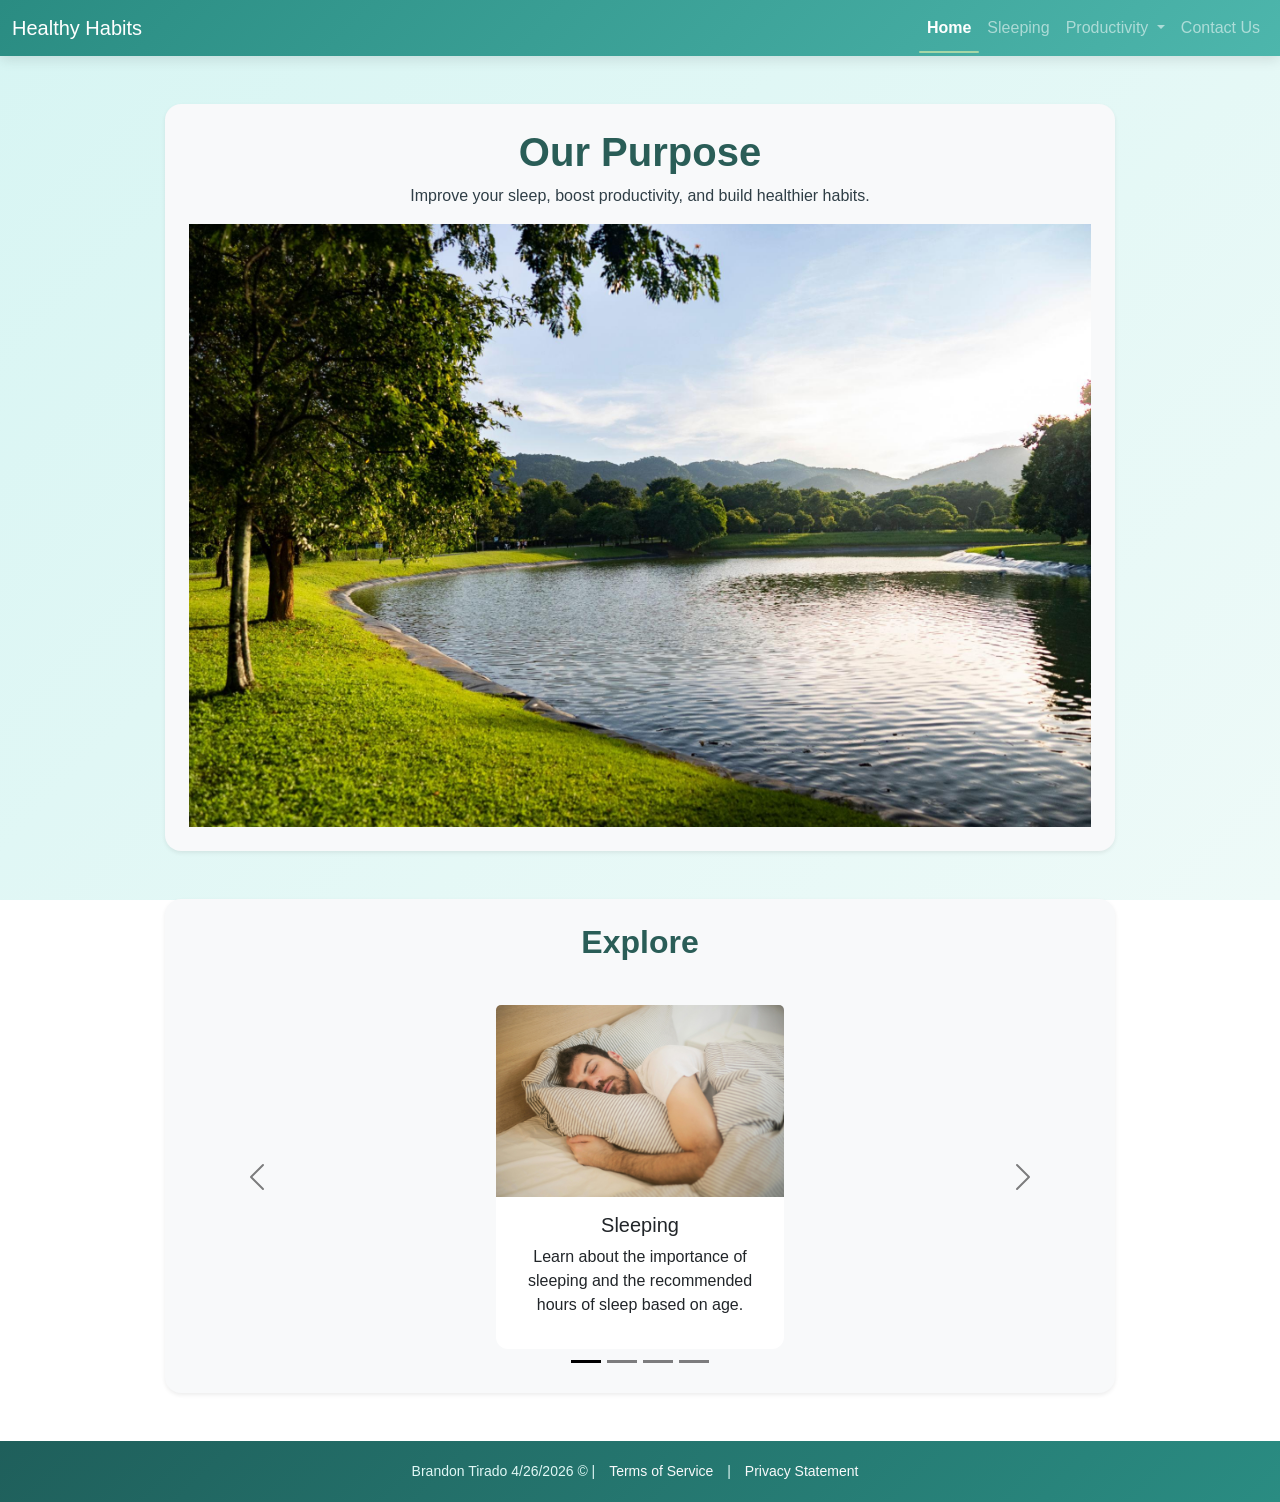
<file: index.html>
<!-- DEVELOPER: Brandon Tirado, IS117-002, Spring 2026 -->
<!doctype html>
<html lang="en">

<head>
    <meta charset="utf-8">
    <meta name="viewport" content="width=device-width, initial-scale=1">

    <!-- Bootstrap CSS -->
    <link href="https://cdn.jsdelivr.net/npm/bootstrap@5.3.8/dist/css/bootstrap.min.css" rel="stylesheet">
    <link rel="stylesheet" href="style.css">
    <title>Healthy Habits</title>
</head>

<body>

    <!-- Navbar -->
    <nav class="navbar navbar-expand-md bg-dark navbar-dark">
        <div class="container-fluid">

            <!-- Brand -->
            <a class="navbar-brand" href="index.html">Healthy Habits</a>

            <!-- Mobile Toggle Button -->
            <button class="navbar-toggler" type="button" data-bs-toggle="collapse" data-bs-target="#collapsibleNavbar">
                <span class="navbar-toggler-icon"></span>
            </button>

            <!-- Navbar Links -->
            <div class="collapse navbar-collapse" id="collapsibleNavbar">
                <ul class="navbar-nav ms-auto"> <!-- ms-auto pushes items right -->

                    <li class="nav-item">
                        <a class="nav-link active" href="index.html">Home</a>
                    </li>

                    <li class="nav-item">
                        <a class="nav-link" href="sleeping.html">Sleeping</a>
                    </li>

                    <!-- Dropdown -->
                    <li class="nav-item dropdown">
                        <a class="nav-link dropdown-toggle" href="productivity.html" id="navbardrop" role="button"
                            data-bs-toggle="dropdown" aria-expanded="false">
                            Productivity
                        </a>
                        <ul class="dropdown-menu">
                            <li><a class="dropdown-item" href="productivity.html">Productivity</a></li>
                            <li><a class="dropdown-item" href="todo.html">To-Do List</a></li>
                        </ul>
                    </li>

                    <li class="nav-item">
                        <a class="nav-link" href="contact.html">Contact Us</a>
                    </li>

                </ul>
            </div>
        </div>
    </nav>

    <!-- Main Content -->
    <main class="py-5">
        <div class="container">

            <!-- Header Section -->
            <div class="row justify-content-center mb-5">
                <div class="col-12 col-lg-10 text-center p-4 shadow-sm rounded-4 bg-light">
                    <h1>Our Purpose</h1>
                    <p class="mb-3">
                        Improve your sleep, boost productivity, and build healthier habits.
                    </p>
                    <img src="Images/TitleImage.jpg" alt="Image of a grasy environment" class="img-fluid">
                </div>
            </div>

            <!-- Carousel Section -->
            <div class="row justify-content-center">
                <div class="col-12 col-lg-10 p-4 shadow-sm rounded-4 bg-light">

                    <h2 class="text-center mb-4">Explore</h2>

                    <div id="cardCarousel" class="carousel slide" data-bs-ride="carousel">

                        <!-- Indicators -->
                        <div class="carousel-indicators">
                            <button type="button" data-bs-target="#cardCarousel" data-bs-slide-to="0"
                                class="active"></button>
                            <button type="button" data-bs-target="#cardCarousel" data-bs-slide-to="1"></button>
                            <button type="button" data-bs-target="#cardCarousel" data-bs-slide-to="2"></button>
                            <button type="button" data-bs-target="#cardCarousel" data-bs-slide-to="3"></button>
                        </div>

                        <div class="carousel-inner">

                            <!-- Card 1 -->
                            <div class="carousel-item active">
                                <div class="d-flex justify-content-center">
                                    <div class="card">
                                        <img src="Images/Sleeping.jpeg" alt="Sleeping man" class="card-img-top">
                                        <div class="card-body text-center">
                                            <h5>Sleeping</h5>
                                            <p>Learn about the importance of sleeping and the recommended hours of sleep based on age.</p>
                                        </div>
                                    </div>
                                </div>
                            </div>

                            <!-- Card 2 -->
                            <div class="carousel-item">
                                <div class="d-flex justify-content-center">
                                    <div class="card">
                                        <img src="Images/Productivity.avif" alt="Person being productive" class="card-img-top">
                                        <div class="card-body text-center">
                                            <h5>Productivity</h5>
                                            <p>Learn about how to stay productive and effectively manage tasks.</p>
                                        </div>
                                    </div>
                                </div>
                            </div>

                            <!-- Card 3 -->
                            <div class="carousel-item">
                                <div class="d-flex justify-content-center">
                                    <div class="card">
                                        <img src="Images/ToDoList.jpg" alt="To-Do List" class="card-img-top">
                                        <div class="card-body text-center">
                                            <h5>To-Do List</h5>
                                            <p>Use this as a way to keep track of tasks and plan ahead.</p>
                                        </div>
                                    </div>
                                </div>
                            </div>

                            <!-- Card 4 -->
                            <div class="carousel-item">
                                <div class="d-flex justify-content-center">
                                    <div class="card">
                                        <img src="Images/contact us.avif" alt="Contact Us Image" class="card-img-top">
                                        <div class="card-body text-center">
                                            <h5>Contact Us</h5>
                                            <p>Have any questions? Contact us with this form!</p>
                                        </div>
                                    </div>
                                </div>
                            </div>

                        </div>

                        <!-- Controls -->
                        <button class="carousel-control-prev" type="button" data-bs-target="#cardCarousel"
                            data-bs-slide="prev">
                            <span class="carousel-control-prev-icon"></span>
                        </button>

                        <button class="carousel-control-next" type="button" data-bs-target="#cardCarousel"
                            data-bs-slide="next">
                            <span class="carousel-control-next-icon"></span>
                        </button>

                    </div>

                </div>
            </div>

        </div>
    </main>

    <!-- Footer -->
    <footer class="custom-footer">
        <div class="container">
            <span>
                Brandon Tirado 4/26/2026 &copy; |
                <a href="#">Terms of Service</a> |
                <a href="#">Privacy Statement</a>
            </span>
        </div>
    </footer>

    <!-- Bootstrap JS -->
    <script src="https://cdn.jsdelivr.net/npm/bootstrap@5.3.8/dist/js/bootstrap.bundle.min.js"></script>

</body>

</html>
</file>
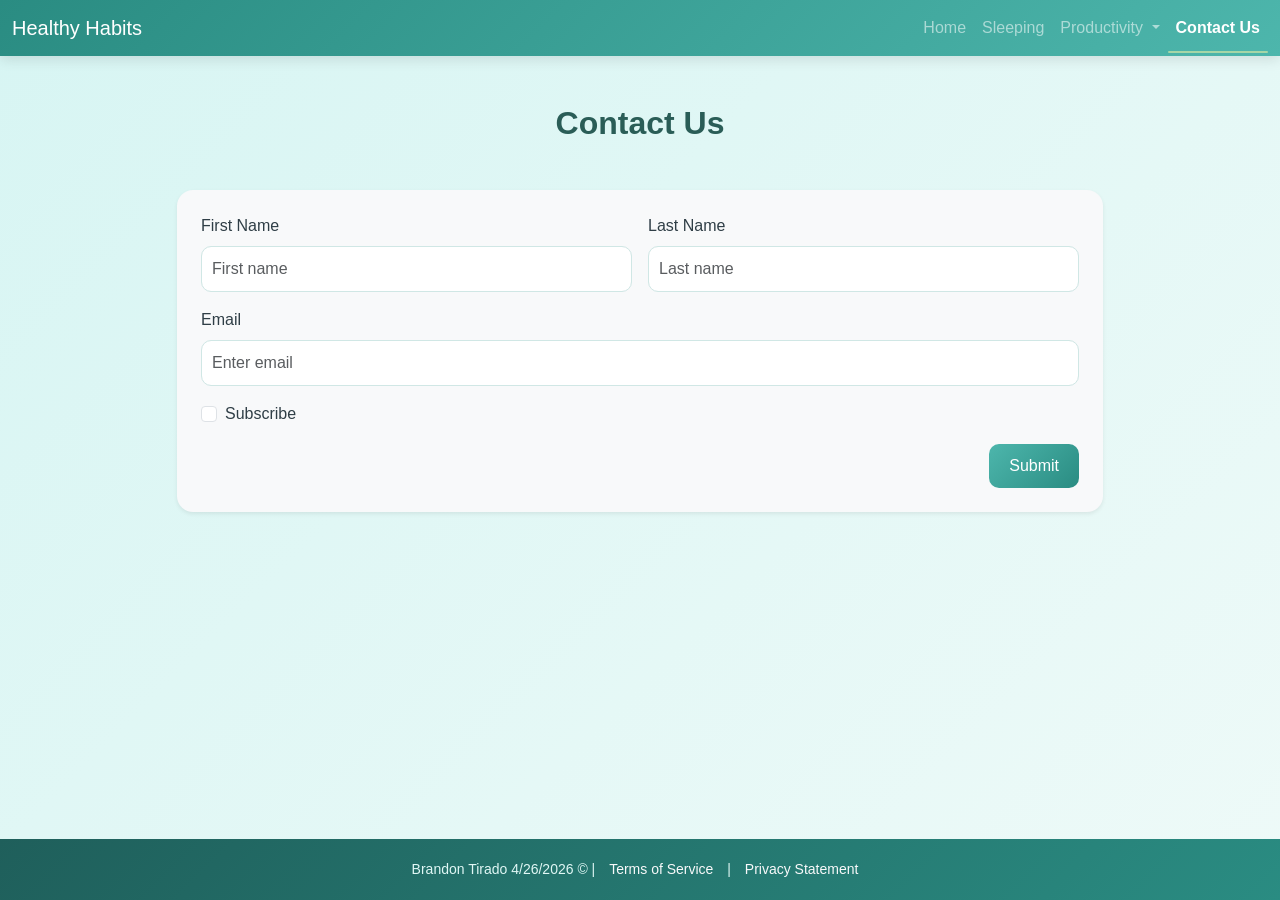
<file: contact.html>
<!-- DEVELOPER: Brandon Tirado, IS117-002, Spring 2026 -->
<!doctype html>
<html lang="en">

<head>
    <meta charset="utf-8">
    <meta name="viewport" content="width=device-width, initial-scale=1">

    <!-- Bootstrap CSS -->
    <link href="https://cdn.jsdelivr.net/npm/bootstrap@5.3.8/dist/css/bootstrap.min.css" rel="stylesheet">
    <link rel="stylesheet" href="style.css">
    <title>Contact Us | Healthy Habits</title>
    <link href="https://fonts.googleapis.com/css2?family=Inter:wght@300;400;500;600&display=swap" rel="stylesheet">
</head>

<body>

    <!-- Navbar -->
    <nav class="navbar navbar-expand-md bg-dark navbar-dark">
        <div class="container-fluid">

            <!-- Brand -->
            <a class="navbar-brand" href="index.html">Healthy Habits</a>

            <!-- Mobile Toggle Button -->
            <button class="navbar-toggler" type="button" data-bs-toggle="collapse" data-bs-target="#collapsibleNavbar">
                <span class="navbar-toggler-icon"></span>
            </button>

            <!-- Navbar Links -->
            <div class="collapse navbar-collapse" id="collapsibleNavbar">
                <ul class="navbar-nav ms-auto"> <!-- ms-auto pushes items right -->

                    <li class="nav-item">
                        <a class="nav-link" href="index.html">Home</a>
                    </li>

                    <li class="nav-item">
                        <a class="nav-link" href="sleeping.html">Sleeping</a>
                    </li>

                    <!-- Dropdown -->
                    <li class="nav-item dropdown">
                        <a class="nav-link dropdown-toggle" href="productivity.html" id="navbardrop" role="button"
                            data-bs-toggle="dropdown" aria-expanded="false">
                            Productivity
                        </a>
                        <ul class="dropdown-menu">
                            <li><a class="dropdown-item" href="productivity.html">Productivity</a></li>
                            <li><a class="dropdown-item" href="todo.html">To-Do List</a></li>
                        </ul>
                    </li>

                    <li class="nav-item">
                        <a class="nav-link active" href="contact.html">Contact Us</a>
                    </li>

                </ul>
            </div>
        </div>
    </nav>

    <!-- Main Content -->
    <main class="py-5">
        <div class="container">

            <div class="text-center mb-5">
                <h2>Contact Us</h2>
            </div>

            <div class="row justify-content-center">
                <div class="col-12 col-lg-10">

                    <div class="p-4 shadow-sm rounded-4 bg-light">

                        <form>

                            <div class="row g-3">

                                <!-- First Name -->
                                <div class="col-md-6">
                                    <label for="firstname" class="form-label">First Name</label>
                                    <input type="text" class="form-control" id="firstname" placeholder="First name"
                                        name="firstname">
                                </div>

                                <!-- Last Name -->
                                <div class="col-md-6">
                                    <label for="lastname" class="form-label">Last Name</label>
                                    <input type="text" class="form-control" id="lastname" placeholder="Last name"
                                        name="lastname">
                                </div>

                                <!-- Email -->
                                <div class="col-12">
                                    <label for="email" class="form-label">Email</label>
                                    <input type="email" class="form-control" id="email" placeholder="Enter email"
                                        name="email">
                                </div>

                                <!-- Checkbox -->
                                <div class="col-12">
                                    <div class="form-check">
                                        <input class="form-check-input" type="checkbox" id="subscribe" name="subscribe">
                                        <label class="form-check-label" for="subscribe">
                                            Subscribe
                                        </label>
                                    </div>
                                </div>

                                <!-- Button -->
                                <div class="col-12 text-end">
                                    <button type="submit" class="btn btn-primary">
                                        Submit
                                    </button>
                                </div>

                            </div>

                        </form>

                    </div>

                </div>
            </div>

        </div>
    </main>

    <!-- Footer -->
    <footer class="custom-footer">
        <div class="container">
            <span>
                Brandon Tirado 4/26/2026 &copy; |
                <a href="#">Terms of Service</a> |
                <a href="#">Privacy Statement</a>
            </span>
        </div>
    </footer>

    <!-- Bootstrap JS -->
    <script src="https://cdn.jsdelivr.net/npm/bootstrap@5.3.8/dist/js/bootstrap.bundle.min.js"></script>

</body>

</html>
</file>
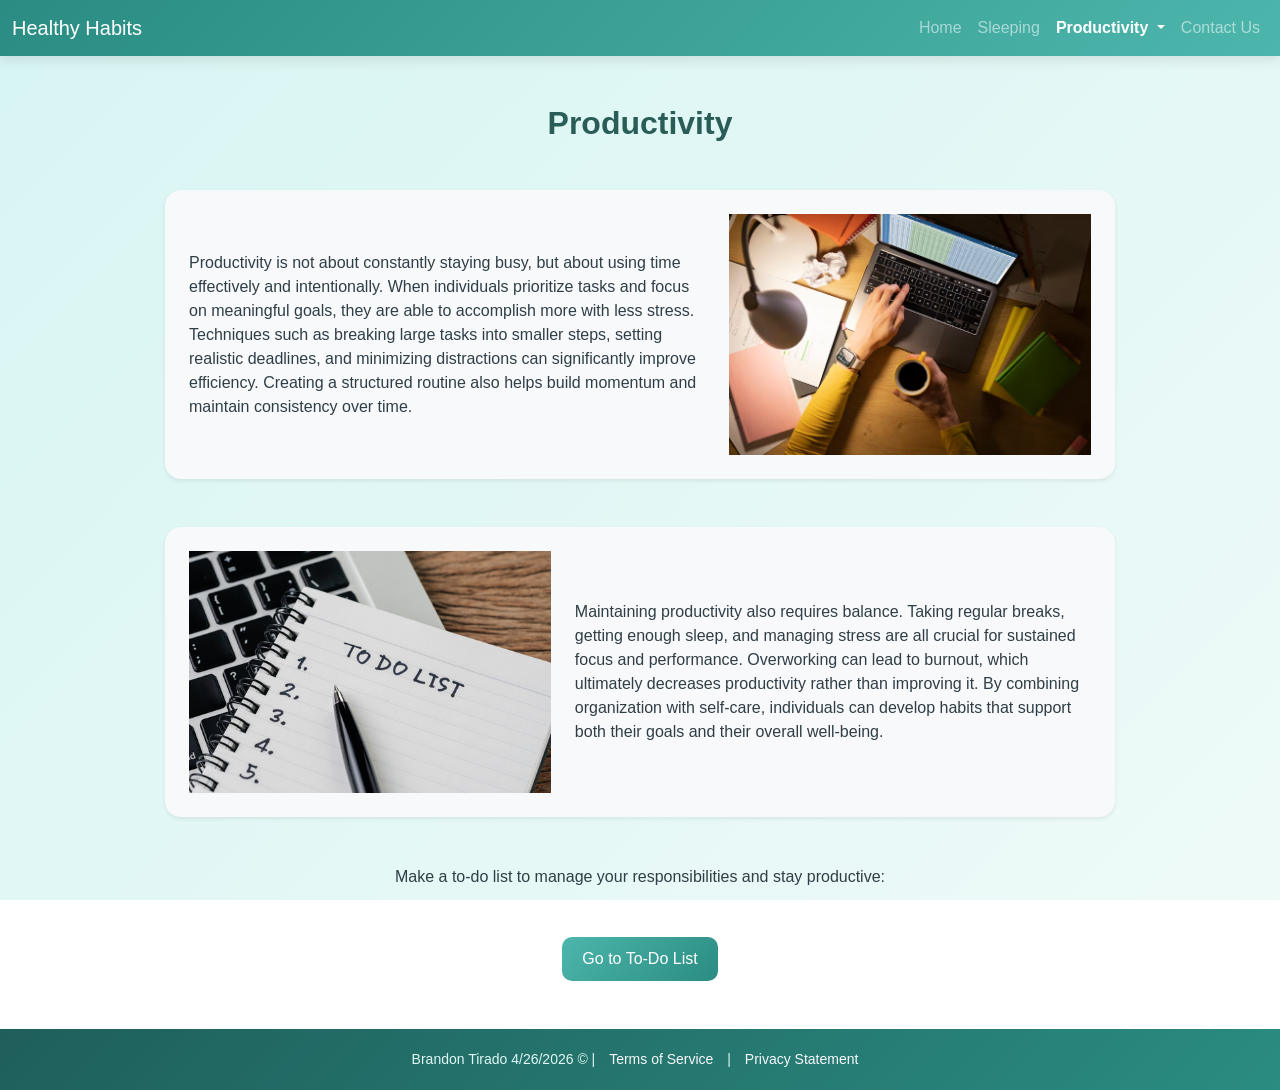
<file: productivity.html>
<!-- DEVELOPER: Brandon Tirado, IS117-002, Spring 2026 -->
<!doctype html>
<html lang="en">

<head>
    <meta charset="utf-8">
    <meta name="viewport" content="width=device-width, initial-scale=1">

    <!-- Bootstrap CSS -->
    <link href="https://cdn.jsdelivr.net/npm/bootstrap@5.3.8/dist/css/bootstrap.min.css" rel="stylesheet">
    <link rel="stylesheet" href="style.css">
    <title>Productivity | Healthy Habits</title>
</head>

<body>

    <!-- Navbar -->
    <nav class="navbar navbar-expand-md bg-dark navbar-dark">
        <div class="container-fluid">

            <!-- Brand -->
            <a class="navbar-brand" href="index.html">Healthy Habits</a>

            <!-- Mobile Toggle Button -->
            <button class="navbar-toggler" type="button" data-bs-toggle="collapse" data-bs-target="#collapsibleNavbar">
                <span class="navbar-toggler-icon"></span>
            </button>

            <!-- Navbar Links -->
            <div class="collapse navbar-collapse" id="collapsibleNavbar">
                <ul class="navbar-nav ms-auto"> <!-- ms-auto pushes items right -->

                    <li class="nav-item">
                        <a class="nav-link" href="index.html">Home</a>
                    </li>

                    <li class="nav-item">
                        <a class="nav-link" href="sleeping.html">Sleeping</a>
                    </li>

                    <!-- Dropdown -->
                    <li class="nav-item dropdown">
                        <a class="nav-link dropdown-toggle active" href="productivity.html" id="navbardrop" role="button"
                            data-bs-toggle="dropdown" aria-expanded="false">
                            Productivity
                        </a>
                        <ul class="dropdown-menu">
                            <li><a class="dropdown-item active" href="productivity.html">Productivity</a></li>
                            <li><a class="dropdown-item" href="todo.html">To-Do List</a></li>
                        </ul>
                    </li>

                    <li class="nav-item">
                        <a class="nav-link" href="contact.html">Contact Us</a>
                    </li>

                </ul>
            </div>
        </div>
    </nav>

    <!-- Main Content -->
    <main class="py-5">
        <div class="container">

            <div class="text-center mb-5">
                <h2>Productivity</h2>
            </div>

            <!-- Section 1 -->
            <div class="row justify-content-center mb-5">
                <div class="col-12 col-lg-10 p-4 shadow-sm rounded-4 bg-light">
                    <div class="row align-items-center flex-md-row-reverse">

                        <div class="col-12 col-md-5 text-center mb-3 mb-md-0">
                            <img src="Images/Productivity.avif" class="img-fluid" alt="Person being productive">
                        </div>

                        <div class="col-12 col-md-7">
                            <p class="mb-0">
                                Productivity is not about constantly staying busy, but about using time effectively and intentionally. When individuals prioritize tasks and focus on meaningful goals, they are able to accomplish more with less stress. Techniques such as breaking large tasks into smaller steps, setting realistic deadlines, and minimizing distractions can significantly improve efficiency. Creating a structured routine also helps build momentum and maintain consistency over time.
                            </p>
                        </div>

                    </div>
                </div>
            </div>

            <!-- Section 2 (clean flip version) -->
            <div class="row justify-content-center mb-5">
                <div class="col-12 col-lg-10 p-4 shadow-sm rounded-4 bg-light">
                    <div class="row align-items-center">

                        <div class="col-12 col-md-5 text-center mb-3 mb-md-0">
                            <img src="Images/ToDoList.jpg" class="img-fluid" alt="Image of a to-do list">
                        </div>

                        <div class="col-12 col-md-7">
                            <p class="mb-0">
                                Maintaining productivity also requires balance. Taking regular breaks, getting enough sleep, and managing stress are all crucial for sustained focus and performance. Overworking can lead to burnout, which ultimately decreases productivity rather than improving it. By combining organization with self-care, individuals can develop habits that support both their goals and their overall well-being.
                            </p>
                        </div>

                    </div>
                </div>
            </div>

            <div class="text-center mb-5">
                <p>Make a to-do list to manage your responsibilities and stay productive:</p>
            </div>

            <div class="text-center">

                <a href="todo.html" class="btn btn-primary">
                    Go to To-Do List
                </a>

            </div>
        </div>
    </main>

    <!-- Footer -->
    <footer class="custom-footer">
        <div class="container">
            <span>
                Brandon Tirado 4/26/2026 &copy; |
                <a href="#">Terms of Service</a> |
                <a href="#">Privacy Statement</a>
            </span>
        </div>
    </footer>

    <!-- Bootstrap JS -->
    <script src="https://cdn.jsdelivr.net/npm/bootstrap@5.3.8/dist/js/bootstrap.bundle.min.js"></script>

</body>

</html>
</file>
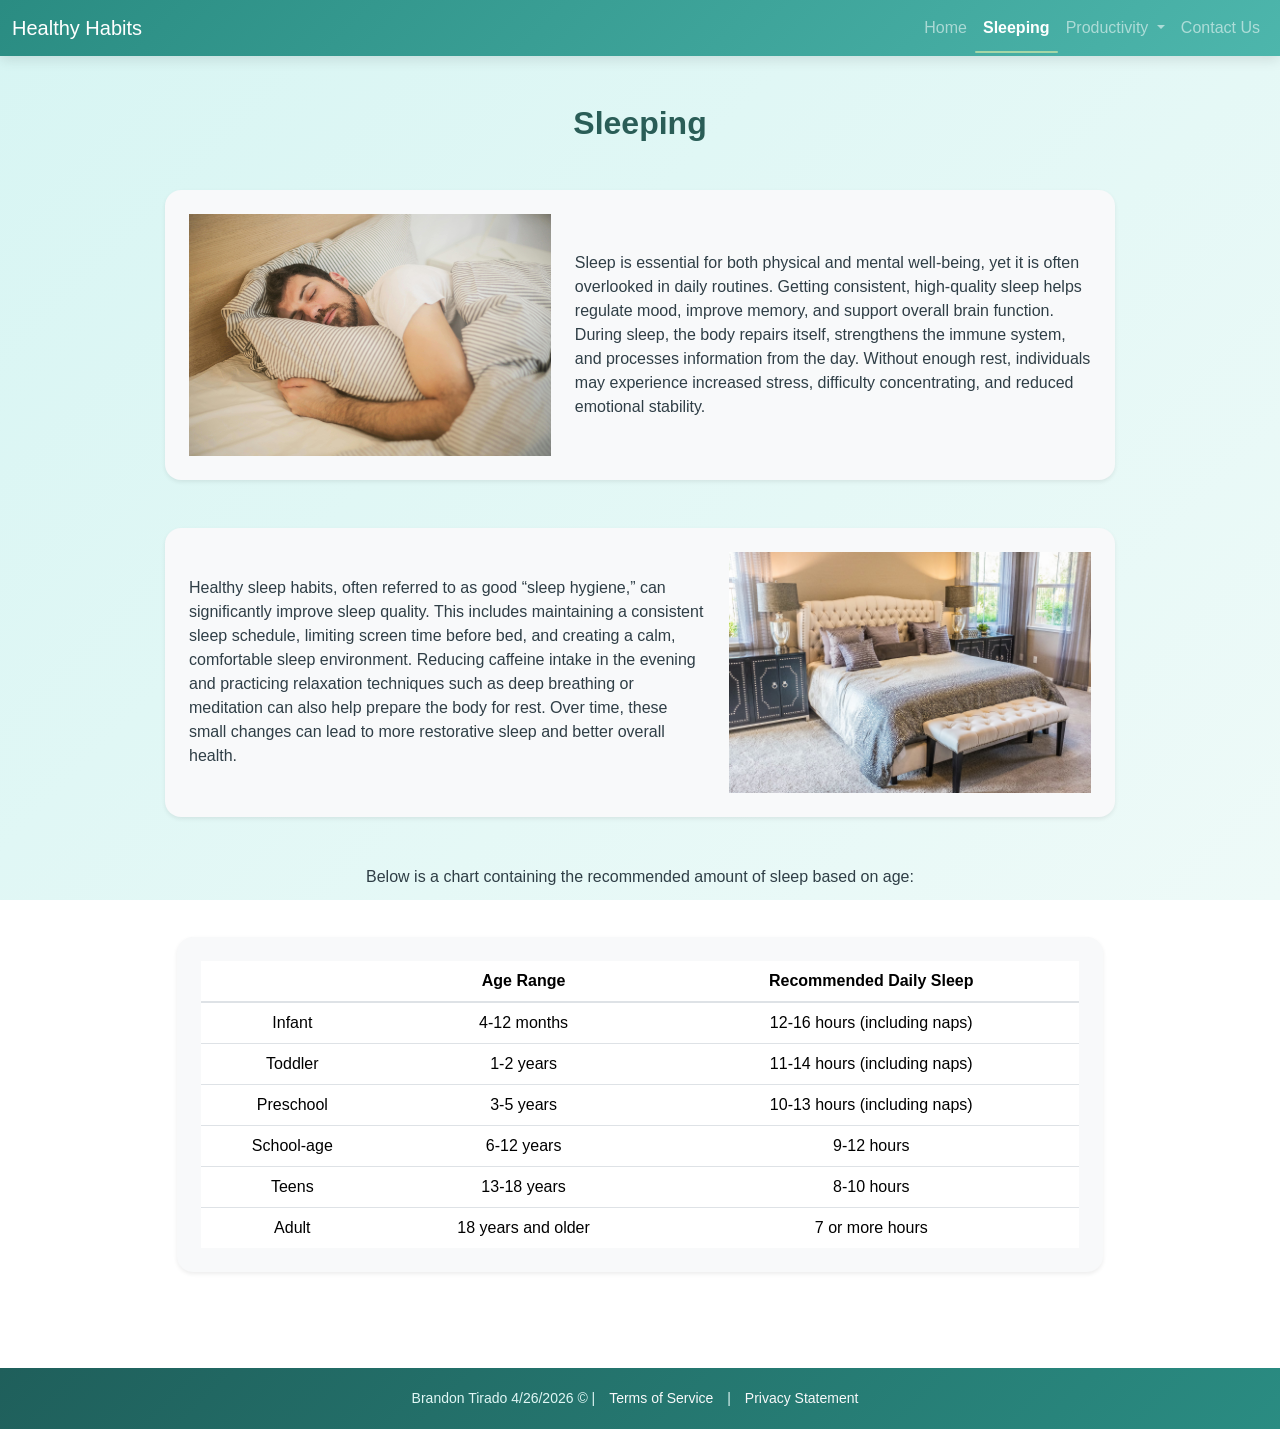
<file: sleeping.html>
<!-- DEVELOPER: Brandon Tirado, IS117-002, Spring 2026 -->
<!doctype html>
<html lang="en">

<head>
    <meta charset="utf-8">
    <meta name="viewport" content="width=device-width, initial-scale=1">

    <!-- Bootstrap CSS -->
    <link href="https://cdn.jsdelivr.net/npm/bootstrap@5.3.8/dist/css/bootstrap.min.css" rel="stylesheet">
    <link rel="stylesheet" href="style.css">
    <title>Sleeping | Healthy Habits</title>
</head>

<body>

    <!-- Navbar -->
    <nav class="navbar navbar-expand-md bg-dark navbar-dark">
        <div class="container-fluid">

            <!-- Brand -->
            <a class="navbar-brand" href="index.html">Healthy Habits</a>

            <!-- Mobile Toggle Button -->
            <button class="navbar-toggler" type="button" data-bs-toggle="collapse" data-bs-target="#collapsibleNavbar">
                <span class="navbar-toggler-icon"></span>
            </button>

            <!-- Navbar Links -->
            <div class="collapse navbar-collapse" id="collapsibleNavbar">
                <ul class="navbar-nav ms-auto"> <!-- ms-auto pushes items right -->

                    <li class="nav-item">
                        <a class="nav-link" href="index.html">Home</a>
                    </li>

                    <li class="nav-item">
                        <a class="nav-link active" href="sleeping.html">Sleeping</a>
                    </li>

                    <!-- Dropdown -->
                    <li class="nav-item dropdown">
                        <a class="nav-link dropdown-toggle" href="productivity.html" id="navbardrop" role="button"
                            data-bs-toggle="dropdown" aria-expanded="false">
                            Productivity
                        </a>
                        <ul class="dropdown-menu">
                            <li><a class="dropdown-item" href="productivity.html">Productivity</a></li>
                            <li><a class="dropdown-item" href="todo.html">To-Do List</a></li>
                        </ul>
                    </li>

                    <li class="nav-item">
                        <a class="nav-link" href="contact.html">Contact Us</a>
                    </li>

                </ul>
            </div>
        </div>
    </nav>

    <!-- Main Content -->
    <main class="py-5">
        <div class="container">

            <div class="text-center mb-5">
                <h2>Sleeping</h2>
            </div>

            <!-- Section 1 -->
            <div class="row justify-content-center mb-5">
                <div class="col-12 col-lg-10 p-4 shadow-sm rounded-4 bg-light">
                    <div class="row align-items-center">

                        <div class="col-12 col-md-5 text-center mb-3 mb-md-0">
                            <img src="Images/Sleeping.jpeg" class="img-fluid" alt="Man in bed">
                        </div>

                        <div class="col-12 col-md-7">
                            <p class="mb-0">
                                Sleep is essential for both physical and mental well-being, yet it is often overlooked in daily routines. Getting consistent, high-quality sleep helps regulate mood, improve memory, and support overall brain function. During sleep, the body repairs itself, strengthens the immune system, and processes information from the day. Without enough rest, individuals may experience increased stress, difficulty concentrating, and reduced emotional stability.
                            </p>
                        </div>

                    </div>
                </div>
            </div>

            <!-- Section 2 (clean flip version) -->
            <div class="row justify-content-center mb-5">
                <div class="col-12 col-lg-10 p-4 shadow-sm rounded-4 bg-light">
                    <div class="row align-items-center flex-md-row-reverse">

                        <div class="col-12 col-md-5 text-center mb-3 mb-md-0">
                            <img src="Images/Bed.avif" class="img-fluid" alt="Empty bed">
                        </div>

                        <div class="col-12 col-md-7">
                            <p class="mb-0">
                                Healthy sleep habits, often referred to as good “sleep hygiene,” can significantly improve sleep quality. This includes maintaining a consistent sleep schedule, limiting screen time before bed, and creating a calm, comfortable sleep environment. Reducing caffeine intake in the evening and practicing relaxation techniques such as deep breathing or meditation can also help prepare the body for rest. Over time, these small changes can lead to more restorative sleep and better overall health.
                            </p>
                        </div>

                    </div>
                </div>
            </div>

            <div class="text-center mb-5">
                <p>Below is a chart containing the recommended amount of sleep based on age:</p>
            </div>

            <div class="row justify-content-center my-5">

                <div class="col-12 col-lg-10">

                    <div class="p-4 shadow-sm rounded-4 bg-light">

                        <div class="table-responsive">
                            <table class="table align-middle text-center mb-0">

                                <thead>
                                    <tr>
                                        <th></th>
                                        <th>Age Range</th>
                                        <th>Recommended Daily Sleep</th>
                                    </tr>
                                </thead>

                                <tbody>
                                    <tr>
                                        <td>Infant</td>
                                        <td>4-12 months</td>
                                        <td>12-16 hours (including naps)</td>
                                    </tr>
                                    <tr>
                                        <td>Toddler</td>
                                        <td>1-2 years</td>
                                        <td>11-14 hours (including naps)</td>
                                    </tr>
                                    <tr>
                                        <td>Preschool</td>
                                        <td>3-5 years</td>
                                        <td>10-13 hours (including naps)</td>
                                    </tr>
                                    <tr>
                                        <td>School-age</td>
                                        <td>6-12 years</td>
                                        <td>9-12 hours</td>
                                    </tr>
                                    <tr>
                                        <td>Teens</td>
                                        <td>13-18 years</td>
                                        <td>8-10 hours</td>
                                    </tr>
                                    <tr>
                                        <td>Adult</td>
                                        <td>18 years and older</td>
                                        <td>7 or more hours</td>
                                    </tr>
                                </tbody>

                            </table>
                        </div>

                    </div>

                </div>

            </div>
        </div>
    </main>

    <!-- Footer -->
    <footer class="custom-footer">
        <div class="container">
            <span>
                Brandon Tirado 4/26/2026 &copy; |
                <a href="#">Terms of Service</a> |
                <a href="#">Privacy Statement</a>
            </span>
        </div>
    </footer>

    <!-- Bootstrap JS -->
    <script src="https://cdn.jsdelivr.net/npm/bootstrap@5.3.8/dist/js/bootstrap.bundle.min.js"></script>

</body>

</html>
</file>
<file: style.css>
/* DEVELOPER: Brandon Tirado, IS117-002, Spring 2026 */
html, body {
  height: 100%;
  margin: 0;
}

body {
  display: flex;
  flex-direction: column;
  background: linear-gradient(135deg, #d7f5f3, #eefaf8);
  background-attachment: fixed;
  color: #2f3e46;
  font-family: 'Segoe UI', Tahoma, Geneva, Verdana, sans-serif;
}

main {
  flex: 1;
}

/* Theme */
:root {
  --primary: #4db6ac;
  --primary-dark: #2a8c82;
  --secondary: #a5d6a7;
  --card-bg: #ffffff;
}

/* Navbar */
.navbar {
  background: linear-gradient(135deg, #2a8c82, #4db6ac) !important;
  box-shadow: 0 4px 12px rgba(0, 0, 0, 0.1);
}

.navbar .nav-link {
  position: relative;
  transition: color 0.3s ease;
}

.navbar .nav-link.active {
  font-weight: 600;
  color: #fff !important;
}

.navbar .nav-link.active:not(.dropdown-toggle)::after {
  content: "";
  position: absolute;
  left: 0;
  bottom: -5px;
  width: 100%;
  height: 2px;
  background: #a5d6a7;
  border-radius: 2px;
}

/* Dropdown */
.dropdown-menu .dropdown-item {
  border-radius: 6px;
  transition: background 0.2s ease;
}

.dropdown-menu .dropdown-item.active {
  background-color: rgba(77, 182, 172, 0.2);
  color: #2a5d57;
  font-weight: 500;
}

.dropdown-menu .dropdown-item:hover {
  background-color: rgba(77, 182, 172, 0.1);
}

/* Cards */
.card {
  width: 100%;
  max-width: 18rem;
  border: none;
  border-radius: 12px;
  transition: transform 0.3s ease;
}

.card:hover {
  transform: scale(1.05);
}

.soft-card {
  background: var(--card-bg);
  border-radius: 16px;
  padding: 25px;
  box-shadow: 0 10px 25px rgba(0, 0, 0, 0.08);
  transition: all 0.3s ease;
}

.soft-card:hover {
  transform: translateY(-5px);
  box-shadow: 0 14px 30px rgba(0, 0, 0, 0.12);
}

/* Buttons */
.btn-primary {
  background: linear-gradient(135deg, var(--primary), var(--primary-dark));
  border: none;
  border-radius: 10px;
  padding: 10px 20px;
  transition: all 0.3s ease;
}

.btn-primary:hover {
  transform: scale(1.05);
  background: linear-gradient(135deg, var(--primary-dark), var(--primary));
}

/* Forms */
.form-control {
  border-radius: 10px;
  border: 1px solid #d0e7e5;
  padding: 10px;
}

.form-control:focus {
  border-color: var(--primary);
  box-shadow: 0 0 0 0.2rem rgba(77, 182, 172, 0.25);
}

/* Carousel */
.carousel-item {
  padding: 20px 0;
}

.carousel-control-prev-icon,
.carousel-control-next-icon {
  filter: invert(1);
  transition: transform 0.3s ease;
}

.carousel-control-prev-icon:hover,
.carousel-control-next-icon:hover {
  transform: scale(1.2);
}

.carousel-indicators {
  filter: invert(1);
  bottom: -20px;
}

/* Tables */
.table {
  border-collapse: separate;
  border-spacing: 0;
}

.table > :not(caption) > * > * {
  border-bottom: none;
}

.table tbody tr td {
  border-bottom: 1px solid #dee2e6;
}

.table tbody tr:last-child td {
  border-bottom: none;
}

.table thead th {
  border-bottom: 2px solid #dee2e6;
  font-weight: 600;
}

.table thead {
  background: linear-gradient(135deg, #e0f7f5, #d0f0ec);
}

.table tbody tr:hover {
  background-color: #f1fbfa;
}

/* Todo */
#todoList li {
  display: flex;
  align-items: center;
  gap: 12px;
  padding: 12px;
  border-radius: 10px;
  background: #f8fdfc;
  cursor: pointer;
  transition: 0.2s;
}

#todoList li:hover {
  background: #e6f5f3;
}

#todoList input[type="checkbox"] {
  transform: scale(1.2);
}

.selected {
  background: rgba(77, 182, 172, 0.2);
}

.completed span {
  text-decoration: line-through;
  opacity: 0.6;
}

/* Footer */
.custom-footer {
  background: linear-gradient(135deg, #1f5f5b, #2a8c82);
  color: #e0f7f5;
  padding: 20px 0;
  text-align: center;
  font-size: 14px;
}

.custom-footer a {
  color: #f8f9fa;
  text-decoration: none;
  margin: 0 10px;
}

.custom-footer a:hover {
  color: #a5d6a7;
  text-decoration: underline;
}

/* Headings */
h1, h2, h3 {
  font-weight: 600;
  color: #2a5d57;
}
</file>
